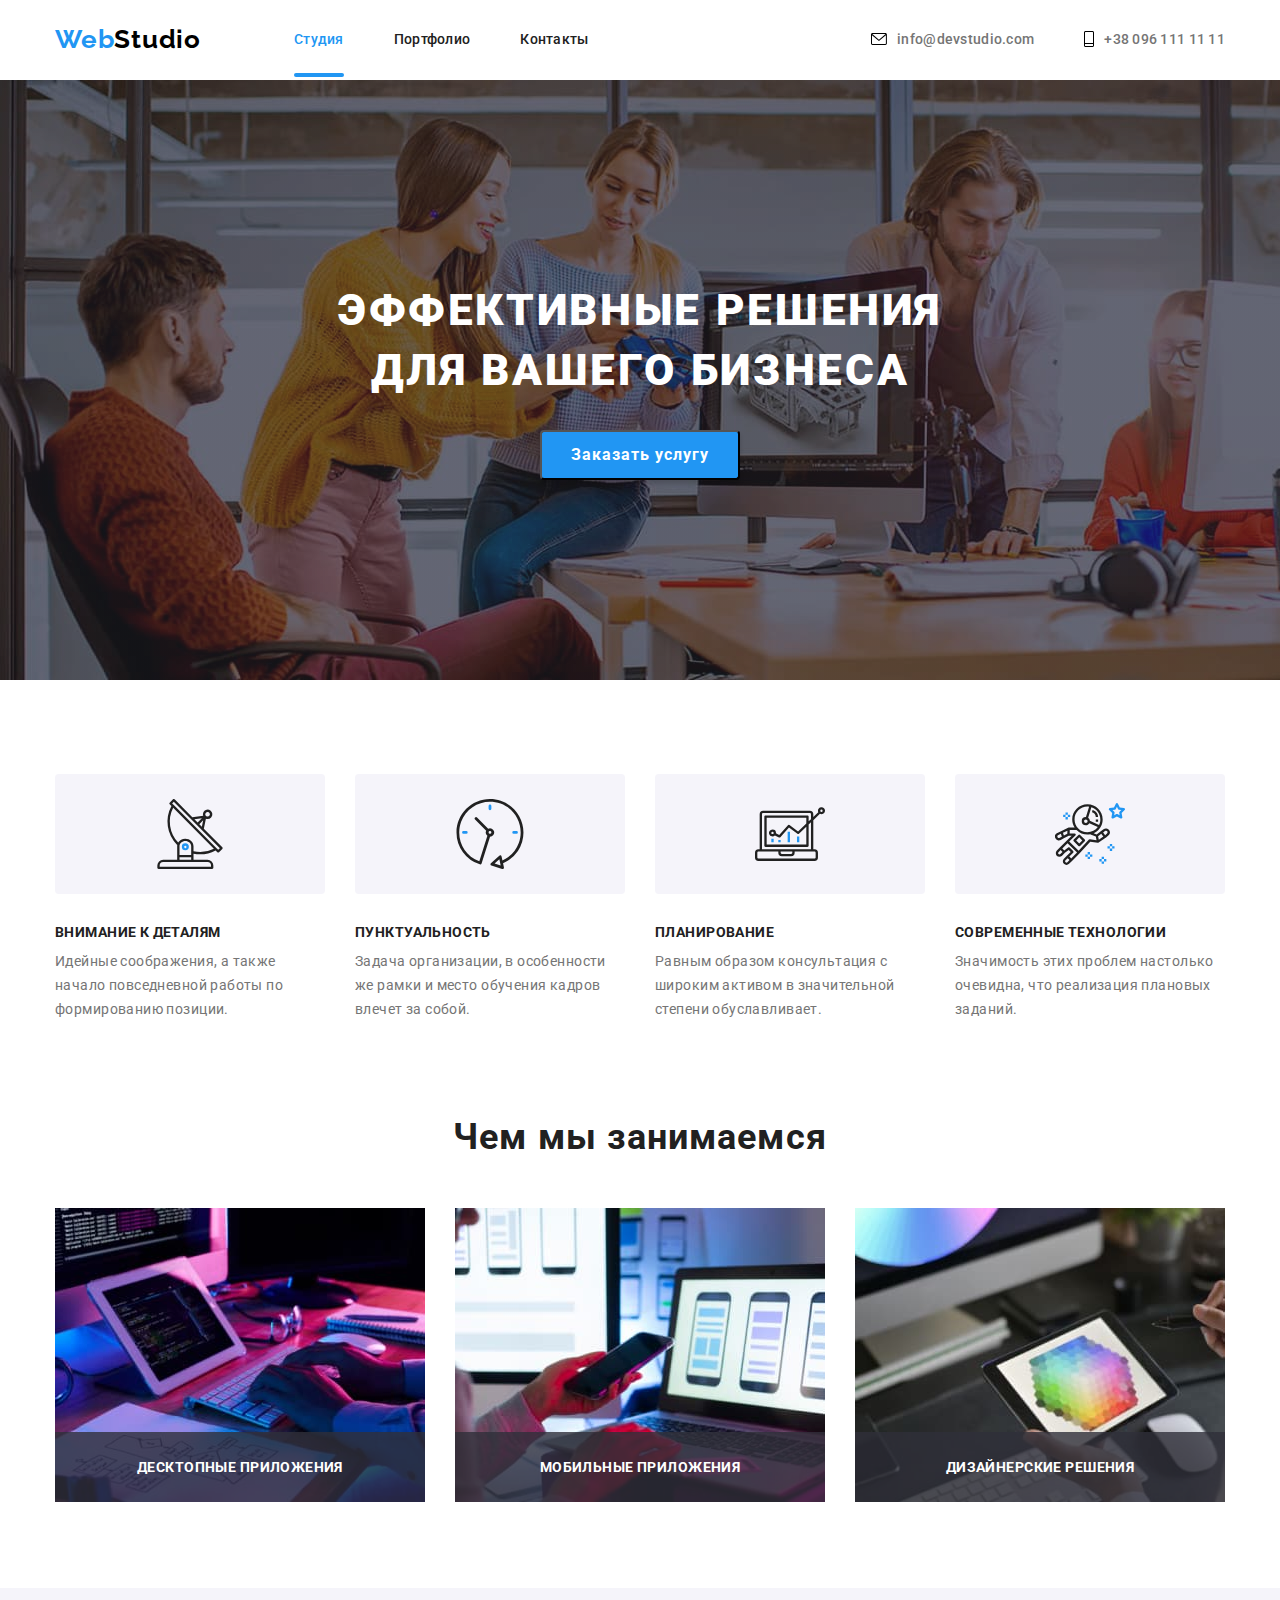
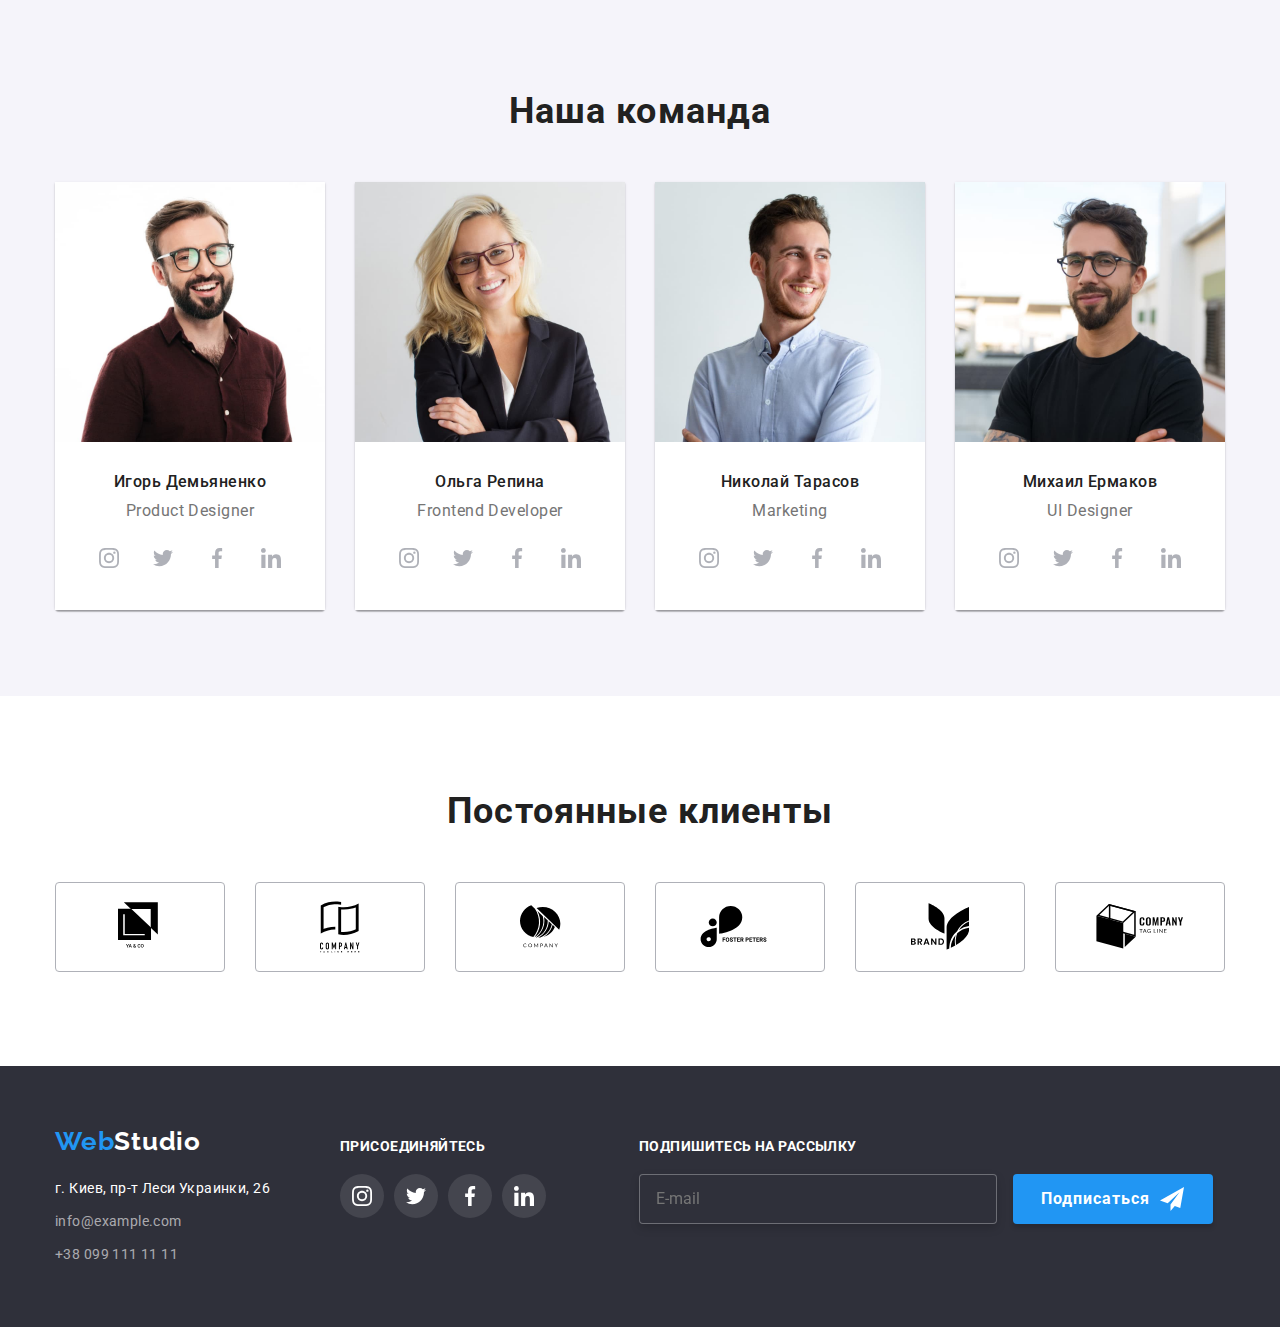
<file: index.html>
<!DOCTYPE html>
<html lang="ru">
<head>
    <meta charset="UTF-8">
    <meta name="viewport" content="width=device-width, initial-scale=1.0">
    <title>WebStudio</title>
    <link href="https://fonts.googleapis.com/css2?family=Raleway:wght@700&family=Roboto:wght@400;500;700;900&display=swap" rel="stylesheet">
    <link rel="stylesheet" href="https://cdnjs.cloudflare.com/ajax/libs/modern-normalize/1.0.0/modern-normalize.css"/>
    <link rel="stylesheet" href="./css/styles.css"/>
</head>
<body>
    <!-- Header -->
    <header class="header">
        <div class="conteiner">
            <nav class="navigation">
                <a class="header-logo link" href="./index.html" aria-label="логотип WebStudio"><span class="logo">Web</span>Studio</a>
                <ul class="navigation-list list">
                    <li class="navigation-list-item">
                        <a class="navigation-list-link link current" href="./index.html">Студия</a>
                    </li>
                    <li class="navigation-list-item">
                        <a class="navigation-list-link link" href="./portfolio.html">Портфолио</a>
                    </li>
                    <li class="navigation-list-item">
                        <a class="navigation-list-link link" href="">Контакты</a>
                    </li>
                </ul>
            </nav>
            <address class="header-address address">
                <ul class="header-address-list list">
                    <li class="header-address-list-item">
                        <a class="header-address-list-link link" href="mailto:info@devstudio.com">
                            <div class="header-adress-link-conteiner">
                                <svg class="header-adress-link-mail-svg svg" width="16" height="12">
                                    <use href="./images/sprite.svg#mail"></use>
                                </svg>
                                info@devstudio.com</div></a>
                    </li>
                    <li class="header-address-list-item">
                        <a class="header-address-list-link link" href="tel:+380961111111">
                            <div  class="header-adress-link-conteiner">
                                <svg class="header-adress-link-phone-svg svg" width="10" height="16">
                                    <use href="./images/sprite.svg#phone"></use>
                                </svg>
                                +38 096 111 11 11</div></a>
                    </li>
                </ul>
            </address>
        </div>
    </header>
    <main>
        <!-- HERO -->
        <section class="hero">
            <div class="conteiner">
                <h1 class="hero-title">Эффективные решения </br> для вашего бизнеса</h1>
                <button class="modal-btn" type="button" data-modal-open>Заказать услугу</button>
            </div>
        </section>
<!-- Advantages -->
        <section class="advantages">
            <div class="conteiner">
                <!-- <h2>Наши преимущества</h2> -->
                <ul class="advantages-list list">
                    <li class="advantages-list-item item-one">
                        <h3 class="advantages-list-title">Внимание к деталям</h3>
                        <p class="advantages-list-about">
                            Идейные соображения, а также начало повседневной работы по формированию позиции.
                        </p>
                    </li>
                    <li class="advantages-list-item item-two">
                        <h3 class="advantages-list-title">Пунктуальность</h3>
                        <p class="advantages-list-about">
                            Задача организации, в особенности же рамки и место обучения кадров влечет за собой.
                        </p>
                    </li>
                    <li class="advantages-list-item item-three">
                        <h3 class="advantages-list-title">Планирование</h3>
                        <p class="advantages-list-about">
                            Равным образом консультация с широким активом в значительной степени обуславливает.
                        </p>
                    </li>
                    <li class="advantages-list-item item-four">
                        <h3 class="advantages-list-title">Современные технологии</h3>
                        <p class="advantages-list-about">
                            Значимость этих проблем настолько очевидна, что реализация плановых заданий.
                        </p>
                    </li>
                </ul>
            </div>
                
        </section>
<!-- Our-work -->
        <section class="our-work">
            <div class="conteiner">
                <h2 class="our-work-title">Чем мы занимаемся</h2>
                <ul class="our-work-list list">
                    <li class="our-work-item">
                        <div class="our-work-item-box">
                            <img class="our-work-img" src="./images/our-work/our-work-1.jpg" alt="разработка для компьютеров" width="370" height="294">
                            <h3 class="our-work-item-title">Десктопные приложения</h3>
                        </div>
                        
                    </li>
                    <li class="our-work-item">
                        <div class="our-work-item-box">
                            <img class="our-work-img" src="./images/our-work/our-work-2.jpg" alt="разработка для мобильных" width="370" height="294">
                            <h3 class="our-work-item-title">Мобильные приложения</h3>
                        </div>
                        
                    </li>
                    <li class="our-work-item">
                        <div class="our-work-item-box">
                            <img class="our-work-img" src="./images/our-work/our-work-3.jpg" alt="разработка для планшетов" width="370" height="294">
                            <h3 class="our-work-item-title">Дизайнерские решения</h3>
                        </div>
                        
                    </li>
                </ul>
            </div>
           

        </section>
<!-- Our-team -->
        <section class="our-team">
            <div class="conteiner">
                <h2 class="our-team-title">Наша команда</h2>
                <ul class="our-team-list list">
                    <li class="our-team-list-item">
                        <img class="our-team-list-img" src="./images/our-team/team-1.jpg" alt="Фото сотрудников" width="270" height="260">
                        <div class="our-team-info">
                            <h4 class="our-team-list-name">Игорь Демьяненко</h4>
                        <p class="our-team-list-position" lang="en">Product Designer</p>
                        <ul class="our-team-social-icon-list list">
                            <li class="our-team-social-icon-item">
                                <a class="our-team-social-icon-link" href="https://www.instagram.com" target="_blank"><svg class="social-icon">
                                    <use href="./images/sprite.svg#instagram"></use>
                                </svg></a>
                            </li>
                            <li class="our-team-social-icon-item">
                                <a class="our-team-social-icon-link" href="https://twitter.com/" target="_blank"><svg class="social-icon">
                                    <use href="./images/sprite.svg#twitter"></use>
                                </svg></a>
                            </li>
                            <li class="our-team-social-icon-item">
                                <a class="our-team-social-icon-link" href="https://facebook.com/" target="_blank"><svg class="social-icon">
                                    <use href="./images/sprite.svg#facebook"></use>
                                </svg></a>
                            </li>
                            <li class="our-team-social-icon-item">
                                <a class="our-team-social-icon-link" href="https://www.linkedin.com/" target="_blank"><svg class="social-icon">
                                    <use href="./images/sprite.svg#linkedin"></use>
                                </svg></a>
                            </li>
                        </ul>
                        </div>
                        
                    </li>
                    <li class="our-team-list-item">
                        <img class="our-team-list-img" src="./images/our-team/team-2.jpg" alt="Фото сотрудников" width="270" height="260">
                        <div class="our-team-info">
                            <h4 class="our-team-list-name">Ольга Репина</h4>
                            <p class="our-team-list-position" lang="en">Frontend Developer</p>
                            <ul class="our-team-social-icon-list list">
                                <li class="our-team-social-icon-item">
                                    <a class="our-team-social-icon-link" href="https://www.instagram.com/" target="_blank"><svg class="social-icon">
                                        <use href="./images/sprite.svg#instagram"></use>
                                    </svg></a>
                                </li>
                                <li class="our-team-social-icon-item">
                                    <a class="our-team-social-icon-link" href="https://twitter.com/" target="_blank"><svg class="social-icon">
                                        <use href="./images/sprite.svg#twitter"></use>
                                    </svg></a>
                                </li>
                                <li class="our-team-social-icon-item">
                                    <a class="our-team-social-icon-link" href="https://facebook.com/" target="_blank"><svg class="social-icon">
                                        <use href="./images/sprite.svg#facebook"></use>
                                    </svg></a>
                                </li>
                                <li class="our-team-social-icon-item">
                                    <a class="our-team-social-icon-link" href="https://www.linkedin.com/" target="_blank"><svg class="social-icon">
                                        <use href="./images/sprite.svg#linkedin"></use>
                                    </svg></a>
                                </li>
                            </ul>
                        </div>
                       
                    </li>
                    <li class="our-team-list-item">
                        <img class="our-team-list-img" src="./images/our-team/team-3.jpg" alt="Фото сотрудников" width="270" height="260">
                        <div class="our-team-info">
                            <h4 class="our-team-list-name">Николай Тарасов</h4>
                            <p class="our-team-list-position" lang="en">Marketing</p>
                            <ul class="our-team-social-icon-list list">
                                <li class="our-team-social-icon-item">
                                    <a class="our-team-social-icon-link" href="https://www.instagram.com/" target="_blank"><svg class="social-icon">
                                        <use href="./images/sprite.svg#instagram"></use>
                                    </svg></a>
                                </li>
                                <li class="our-team-social-icon-item">
                                    <a class="our-team-social-icon-link" href="https://twitter.com/" target="_blank"><svg class="social-icon">
                                        <use href="./images/sprite.svg#twitter"></use>
                                    </svg></a>
                                </li>
                                <li class="our-team-social-icon-item">
                                    <a class="our-team-social-icon-link" href="https://facebook.com/" target="_blank"><svg class="social-icon">
                                        <use href="./images/sprite.svg#facebook"></use>
                                    </svg></a>
                                </li>
                                <li class="our-team-social-icon-item">
                                    <a class="our-team-social-icon-link" href="https://www.linkedin.com/" target="_blank"><svg class="social-icon">
                                        <use href="./images/sprite.svg#linkedin"></use>
                                    </svg></a>
                                </li>
                            </ul>
                        </div>
                   
                    </li>
                    <li class="our-team-list-item">
                        <img class="our-team-list-img" src="./images/our-team/team-4.jpg" alt="Фото сотрудников" width="270" height="260">
                        <div class="our-team-info">
                            <h4 class="our-team-list-name">Михаил Ермаков</h4>
                            <p class="our-team-list-position" lang="en">UI Designer</p>
                            <ul class="our-team-social-icon-list list">
                                <li class="our-team-social-icon-item">
                                    <a class="our-team-social-icon-link" href="https://www.instagram.com/" target="_blank"><svg class="social-icon">
                                        <use href="./images/sprite.svg#instagram"></use>
                                    </svg></a>
                                </li>
                                <li class="our-team-social-icon-item">
                                    <a class="our-team-social-icon-link" href="https://twitter.com/" target="_blank"><svg class="social-icon">
                                        <use href="./images/sprite.svg#twitter"></use>
                                    </svg></a>
                                </li>
                                <li class="our-team-social-icon-item">
                                    <a class="our-team-social-icon-link" href="https://facebook.com/" target="_blank"><svg class="social-icon">
                                        <use href="./images/sprite.svg#facebook"></use>
                                    </svg></a>
                                </li>
                                <li class="our-team-social-icon-item">
                                    <a class="our-team-social-icon-link" href="https://www.linkedin.com/" target="_blank"><svg class="social-icon">
                                        <use href="./images/sprite.svg#linkedin"></use>
                                    </svg></a>
                                </li>
                            </ul>
                        </div>
                       
                    </li>
                </ul>
            </div>
        </section>
        <!-- Client -->
        <section class="client">
            <div class="conteiner">
                <h2 class="client-title">Постоянные клиенты</h2>
                <ul class="client-list list">
                    <li class="client-item">
                        <a class="client-item-link" href="">
                            <svg class="client-item-svg" width="44" height="49">
                                <use href="./images/sprite.svg#client1"></use>
                            </svg>
                        </a>
                    </li>
                    <li class="client-item">
                        <a class="client-item-link" href="">
                            <svg class="client-item-svg" width="40" height="52">
                                <use href="./images/sprite.svg#client2"></use>
                            </svg>
                        </a>
                    </li>
                    <li class="client-item">
                        <a class="client-item-link" href="">
                            <svg class="client-item-svg" width="41" height="43">
                                <use href="./images/sprite.svg#client3"></use>
                            </svg>
                        </a>
                    </li>
                    <li class="client-item">
                        <a class="client-item-link" href="">
                            <svg class="client-item-svg" width="80" height="42">
                                <use href="./images/sprite.svg#client4"></use>
                            </svg>
                        </a>
                    </li>
                    <li class="client-item">
                        <a class="client-item-link" href="">
                            <svg class="client-item-svg" width="58" height="47">
                                <use href="./images/sprite.svg#client5"></use>
                            </svg>
                        </a>
                    </li>
                    <li class="client-item">
                        <a class="client-item-link" href="">
                            <svg class="client-item-svg" width="88" height="45">
                                <use href="./images/sprite.svg#client6"></use>
                            </svg>
                        </a>
                    </li>
                </ul>
            </div>
        </section>
    </main>
    <!-- Footer -->
    <footer class="footer">
        <div class="conteiner">
            <div class="footer-logo-addres">
                <a class="footer-logo link" href="./index.html" aria-label="логотип WebStudio"><span class="logo">Web</span>Studio</a>
                <address class="footer-addres address">
                    <ul class="footer-list list">
                        <li class="footer-list-item">
                            <p class="footer-list-map">г. Киев, пр-т Леси Украинки, 26</p>
                        </li>
                        <li class="footer-list-item">
                            <a class="footer-list-link link" href="mailto:info@example.com">info@example.com</a>
                        </li>
                        <li class="footer-list-item">
                            <a class="footer-list-link link" href="tel:+380991111111">+38 099 111 11 11</a>
                        </li>
                    </ul>
                </address>
            </div>
           
            <div class="footer-social-icon">
                <h3 class="footer-social-icon-title">Присоединяйтесь</h3>
                <ul class="footer-social-icon-list list">
                    <li class="footer-social-icon-item">
                        <a class="footer-social-icon-link" href="https://www.instagram.com/">
                            <svg class="footer-social-icon-svg">
                                <use href="./images/sprite.svg#instagram"></use>
                            </svg>
                        </a>
                    </li>
                    <li class="footer-social-icon-item">
                        <a class="footer-social-icon-link" href="https://twitter.com/">
                            <svg class="footer-social-icon-svg">
                                <use href="./images/sprite.svg#twitter"></use>
                            </svg>
                        </a>
                    </li>
                    <li class="footer-social-icon-item">
                        <a class="footer-social-icon-link" href="https://facebook.com/">
                            <svg class="footer-social-icon-svg">
                                <use href="./images/sprite.svg#facebook"></use>
                            </svg>
                        </a>
                    </li>
                    <li class="footer-social-icon-item">
                        <a class="footer-social-icon-link" href="https://www.linkedin.com/">
                            <svg class="footer-social-icon-svg">
                                <use href="./images/sprite.svg#linkedin"></use>
                            </svg>
                        </a>
                    </li>
                </ul>

            </div>
            <div class="footer-form">
                <h3 class="footer-form-title">Подпишитесь на рассылку</h3>
                <form class="footer-mail-form">
                    <input type="mail" name="e-mail" id="e-mail" class="footer-input" placeholder="E-mail">
                    <button type="submit" class="footer-send-btn"><p class="footer-send-btn-text">Подписаться</p></button>
                   
                </form>



            </div>
        </div>
   
    </footer>
    <div class="backdrop is-hidden" data-modal>
        <div class="modal">
            <button type="button" class="close-btn" data-modal-close>
                <svg class="close-btn-svg" width="18" height="18">
                    <use href="./images/sprite.svg#close-btn"></use>
                </svg>

            </button>
            <h4 class="modal-title">Оставьте свои данные, мы вам перезвоним</h4>
            <form class="modal-form">
                <div class="modal-form-group">
                    <label for="user-name" class="form-label"><p class="modal-form-text">Имя</p></label>
                    <div class="modal-form-group-part">
                        <input type="text" class="form-input" name="user-name" id="user-name"/>
                        <svg class="modal-svg" width="18" height="18"><use xlink:href="./images/sprite.svg#modal-person"></use></svg>
                    </div>
                </div>
                <div class="modal-form-group">
                    <label for="tel" class="form-label"><p class="modal-form-text">Телефон</p></label>
                    <div class="modal-form-group-part">
                        <input type="tel" class="form-input" name="tel" id="tel"/>
                        <svg class="modal-svg" width="18" height="18"><use xlink:href="./images/sprite.svg#modal-phone"></use></svg>
                    </div>

                </div>
                <div class="modal-form-group">
                    <label for="mail" class="form-label"><p class="modal-form-text">Почта</p></label>
                    <div class="modal-form-group-part">
                        <input type="email" class="form-input" name="mail" id="mail"/>
                        <svg class="modal-svg" width="18" height="18"><use xlink:href="./images/sprite.svg#modal-email"></use></svg>
                    </div> 
                        
                </div>
                <div class="modal-form-group">
                    <label for="comment" class="form-label"><p class="modal-form-text">Комментарий</p></label>
                    <textarea class="form-textarea" name="comment" id="comment" placeholder="Введите текст"></textarea>
                </div>
                <div class="modal-checkbox">
                    <label for="policy" class="checkbox-label">
                    <input type="checkbox" class="checkbox visually-hidden" name="policy" id="policy">
                    <span class="policy-click">Соглашаюсь с рассылкой и принимаю</span> <a href="" class="form-policy">Условия договора</a>
                    </label>
                </div>
                <div class="modal-form-btn">
                <button type="submit" class="modal-form-btn-send">Отправить</button>
            </div>
            </form>

      
    </div>
    <script src="./js/modal.js"></script>   
</body>
</html>
</file>
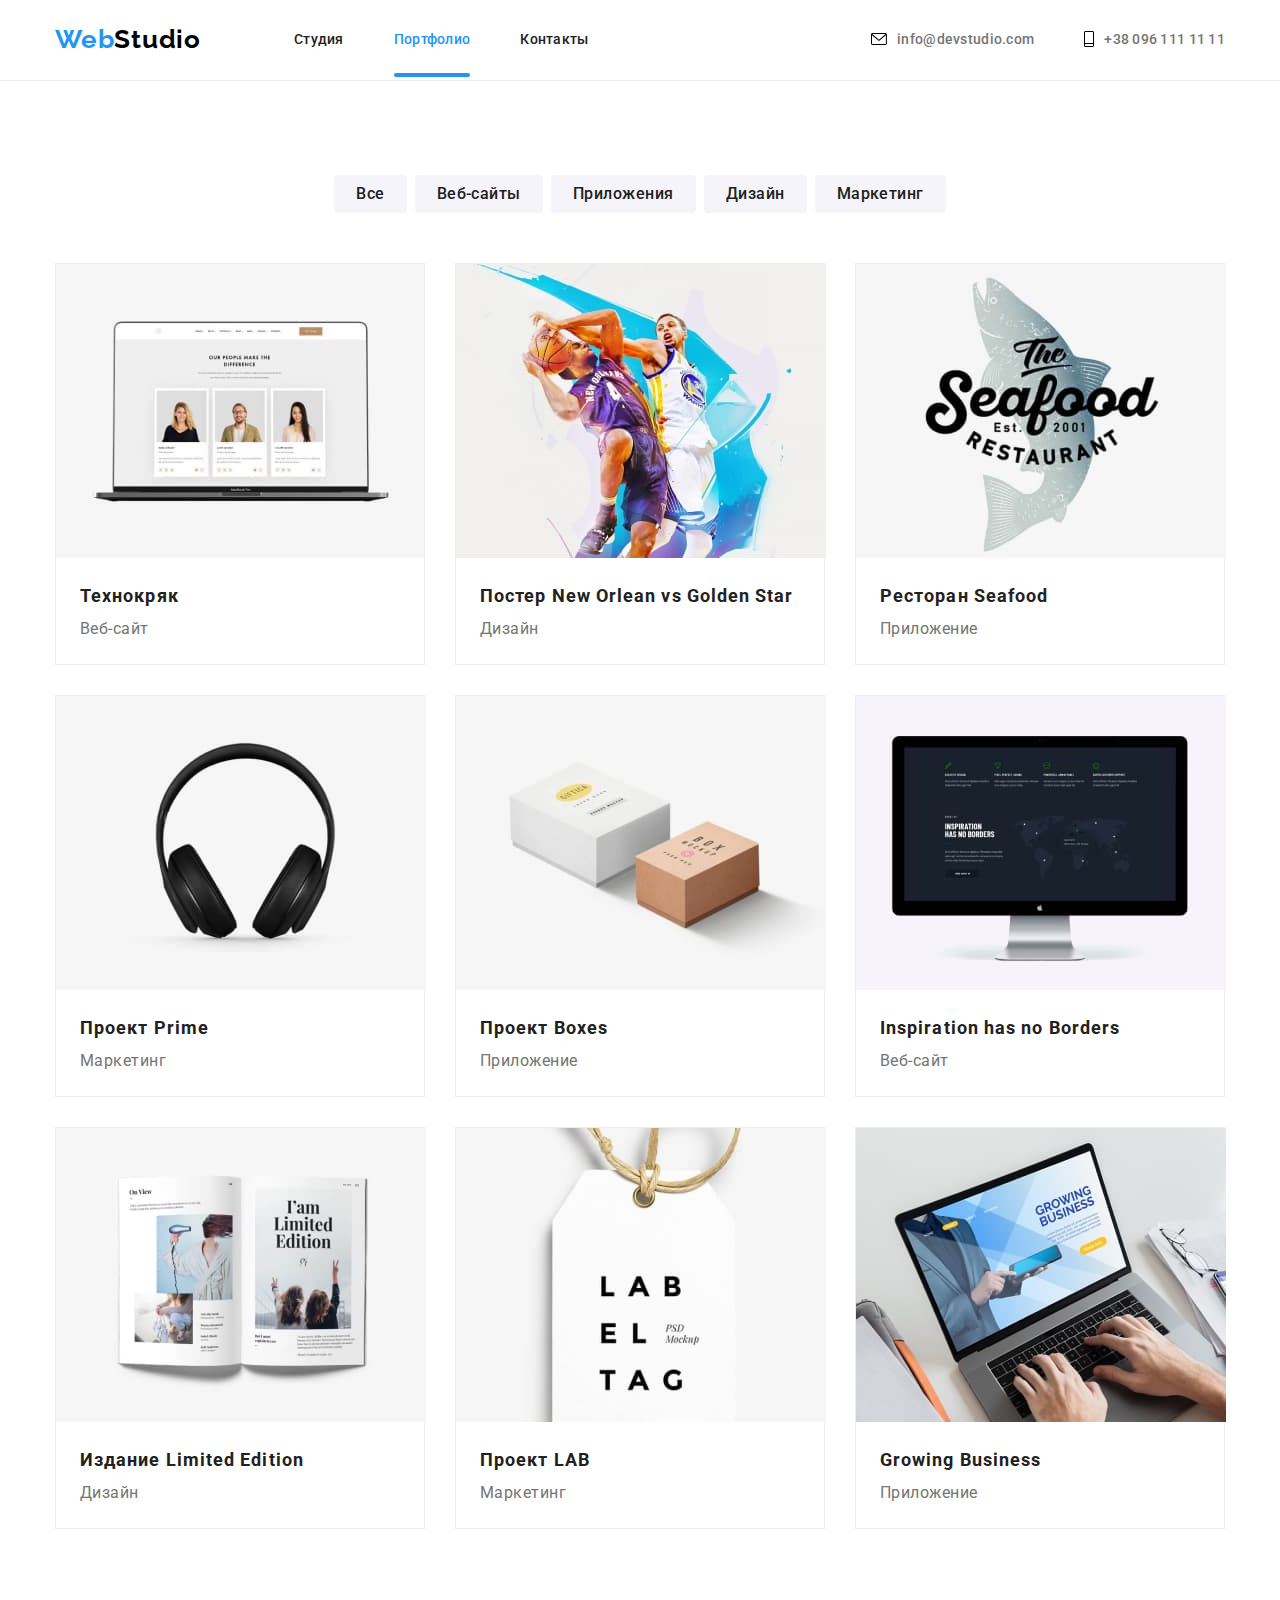
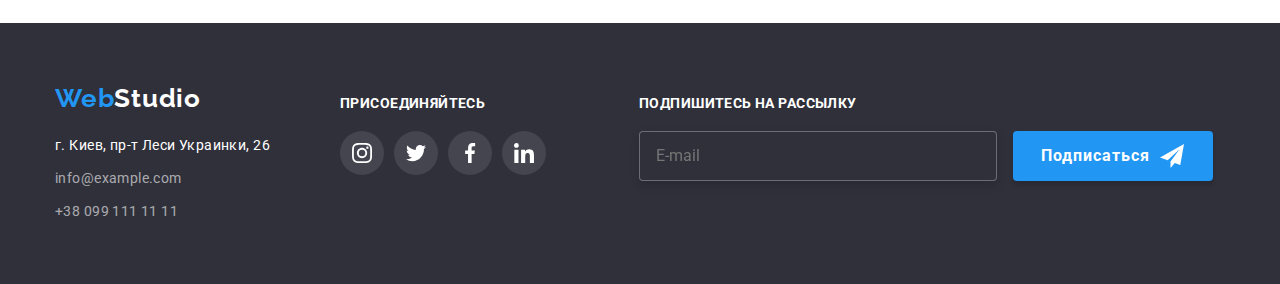
<file: portfolio.html>
<!DOCTYPE html>
<html lang="ru">
    <head>
        <meta charset="UTF-8">
    <meta name="viewport" content="width=device-width, initial-scale=1.0">
    <title>WebStudio</title>
    <link href="https://fonts.googleapis.com/css2?family=Raleway:wght@700&family=Roboto:wght@400;500;700;900&display=swap" rel="stylesheet">
    <link rel="stylesheet" href="https://cdnjs.cloudflare.com/ajax/libs/modern-normalize/1.0.0/modern-normalize.css"/>
    <link rel="stylesheet" href="./css/styles.css"/>
    </head>
<body>
    <!-- header -->
    <header class="header">
        <div class="conteiner">
            <nav class="navigation">
                <a class="header-logo link" href="./index.html" aria-label="логотип WebStudio"><span class="logo">Web</span>Studio</a>
                <ul class="navigation-list list">
                    <li class="navigation-list-item">
                        <a class="navigation-list-link link" href="./index.html">Студия</a>
                    </li>
                    <li class="navigation-list-item">
                        <a class="navigation-list-link link current" href="./portfolio.html">Портфолио</a>
                    </li>
                    <li class="navigation-list-item">
                        <a class="navigation-list-link link" href="">Контакты</a>
                    </li>
                </ul>
            </nav>
            <address class="header-address address">
                <ul class="header-address-list list">
                    <li class="header-address-list-item">
                        <a class="header-address-list-link link" href="mailto:info@devstudio.com">
                            <div class="header-adress-link-conteiner">
                                <svg class="header-adress-link-mail-svg svg" width="16" height="12">
                                    <use href="./images/sprite.svg#mail"></use>
                                </svg>
                                info@devstudio.com</div></a>
                    </li>
                    <li class="header-address-list-item">
                        <a class="header-address-list-link link" href="tel:+380961111111">
                            <div  class="header-adress-link-conteiner">
                                <svg class="header-adress-link-phone-svg svg" width="10" height="16">
                                    <use href="./images/sprite.svg#phone"></use>
                                </svg>
                                +38 096 111 11 11</div></a>
                    </li>
                </ul>
            </address>
        </div>
    </header>
    <main>
        <!-- Portfolio -->
        <section class="portfolio">
            <div class="conteiner">
                <ul class="portfolio-navigation list">
                    <li class="portfolio-navigation-item">
                        <button class="portfolio-btn" type="button">
                            Все
                        </button>
                    </li>
                    <li class="portfolio-navigation-item">
                        <button class="portfolio-btn" type="button">
                            Веб-сайты
                        </button>
                    </li>
                    <li class="portfolio-navigation-item">
                        <button class="portfolio-btn" type="button">
                            Приложения
                        </button>
                    </li>
                    <li class="portfolio-navigation-item">
                        <button class="portfolio-btn" type="button">
                            Дизайн
                        </button>
                    </li>
                    <li class="portfolio-navigation-item">
                        <button class="portfolio-btn" type="button">
                            Маркетинг
                        </button>
                    </li>
                </ul>
                <ul class="portfolio-list list">
                    <li class="portfolio-list-item tehno">
                        <a class="portfolio-list-link link" href="">
                            <div class="portfolio-overlay">
                                <img class="portfolio-list-img" src="./images/portfolio/portfolio-1.jpg" alt="Ноутбук">
                                <p class="portfolio-overlay-text">Технокряк это современная площадка распространения коронавируса. Компании используют эту платформу для цифрового шпионажа и атак на защищённые сервера конкурентов.</p>
                            </div>
                            
                            <div class="portfolio-list-info">
                                <h3 class="portfolio-list-name">Технокряк</h3>
                                <p class="portfolio-list-work">Веб-сайт</p>
                            </div>
                            
                        </a>
                    </li>
                    <li class="portfolio-list-item">
                        <a class="portfolio-list-link link" href="">
                            <img class="portfolio-list-img" src="./images/portfolio/portfolio-2.jpg" alt="два баскетболиста">
                            <div class="portfolio-list-info">
                                <h3 class="portfolio-list-name">Постер New Orlean vs Golden Star</h3>
                                <p class="portfolio-list-work">Дизайн</p>
                            </div>
                           
                        </a>
                    </li>
                    <li class="portfolio-list-item">
                        <a class="portfolio-list-link link" href="">
                            <img class="portfolio-list-img" src="./images/portfolio/portfolio-3.jpg" alt="рыба с названием ресторана">
                            <div class="portfolio-list-info">
                                <h3 class="portfolio-list-name">Ресторан Seafood</h3>
                                <p class="portfolio-list-work">Приложение</p>
                            </div>
                            
                        </a>
                    </li>
                    <li class="portfolio-list-item">
                        <a class="portfolio-list-link link" href="">
                            <img class="portfolio-list-img" src="./images/portfolio/portfolio-4.jpg" alt="наушники">
                            <div class="portfolio-list-info">
                                <h3 class="portfolio-list-name">Проект Prime</h3>
                                <p class="portfolio-list-work">Маркетинг</p>
                            </div>
                            
                        </a>
                    </li>
                    <li class="portfolio-list-item">
                        <a class="portfolio-list-link link" href="">
                            <img class="portfolio-list-img" src="./images/portfolio/portfolio-5.jpg" alt="две коробочки">
                            <div class="portfolio-list-info">
                                <h3 class="portfolio-list-name">Проект Boxes</h3>
                                <p class="portfolio-list-work">Приложение</p>
                            </div>
                            
                        </a>
                    </li>
                    <li class="portfolio-list-item">
                        <a class="portfolio-list-link link" href="">
                            <img class="portfolio-list-img" src="./images/portfolio/portfolio-6.jpg" alt="монитор">
                            <div class="portfolio-list-info">
                                <h3 class="portfolio-list-name">Inspiration has no Borders</h3>
                                <p class="portfolio-list-work">Веб-сайт</p>
                            </div>
                           
                        </a>
                    </li>
                    <li class="portfolio-list-item">
                        <a class="portfolio-list-link link" href="">
                            <img class="portfolio-list-img" src="./images/portfolio/portfolio-7.jpg" alt="книга">
                            <div class="portfolio-list-info">
                                <h3 class="portfolio-list-name">Издание Limited Edition</h3>
                                <p class="portfolio-list-work">Дизайн</p>
                            </div>
                            
                        </a>
                    </li>
                    <li class="portfolio-list-item">
                        <a class="portfolio-list-link link" href="">
                            <img class="portfolio-list-img" src="./images/portfolio/portfolio-8.jpg" alt="подвеска с надписью">
                            <div class="portfolio-list-info">
                                <h3 class="portfolio-list-name">Проект LAB</h3>
                                <p class="portfolio-list-work">Маркетинг</p>
                            </div>
                            
                        </a>
                    </li>
                    <li class="portfolio-list-item">
                        <a class="portfolio-list-link link" href="">
                            <img class="portfolio-list-img" src="./images/portfolio/portfolio-9.jpg" alt="пользователь работает за ноутбуком">
                            <div class="portfolio-list-info">
                                <h3 class="portfolio-list-name">Growing Business</h3>
                                <p class="portfolio-list-work">Приложение</p>
                            </div>
              
                        </a>
                    </li>
                </ul>
    
    
            </div>
           
        </section>
    </main>
    <!-- footer -->
    <footer class="footer">
        <div class="conteiner">
            <div class="footer-logo-addres">
                <a class="footer-logo link" href="./index.html" aria-label="логотип WebStudio"><span class="logo">Web</span>Studio</a>
                <address class="footer-addres address">
                    <ul class="footer-list list">
                        <li class="footer-list-item">
                            <p class="footer-list-map">г. Киев, пр-т Леси Украинки, 26</p>
                        </li>
                        <li class="footer-list-item">
                            <a class="footer-list-link link" href="mailto:info@example.com">info@example.com</a>
                        </li>
                        <li class="footer-list-item">
                            <a class="footer-list-link link" href="tel:+380991111111">+38 099 111 11 11</a>
                        </li>
                    </ul>
                </address>
            </div>
           
            <div class="footer-social-icon">
                <h3 class="footer-social-icon-title">Присоединяйтесь</h3>
                <ul class="footer-social-icon-list list">
                    <li class="footer-social-icon-item">
                        <a class="footer-social-icon-link" href="https://www.instagram.com/">
                            <svg class="footer-social-icon-svg">
                                <use href="./images/sprite.svg#instagram"></use>
                            </svg>
                        </a>
                    </li>
                    <li class="footer-social-icon-item">
                        <a class="footer-social-icon-link" href="https://twitter.com/">
                            <svg class="footer-social-icon-svg">
                                <use href="./images/sprite.svg#twitter"></use>
                            </svg>
                        </a>
                    </li>
                    <li class="footer-social-icon-item">
                        <a class="footer-social-icon-link" href="https://facebook.com/">
                            <svg class="footer-social-icon-svg">
                                <use href="./images/sprite.svg#facebook"></use>
                            </svg>
                        </a>
                    </li>
                    <li class="footer-social-icon-item">
                        <a class="footer-social-icon-link" href="https://www.linkedin.com/">
                            <svg class="footer-social-icon-svg">
                                <use href="./images/sprite.svg#linkedin"></use>
                            </svg>
                        </a>
                    </li>
                </ul>

            </div>
            <div class="footer-form">
                <h3 class="footer-form-title">Подпишитесь на рассылку</h3>
                <form class="footer-mail-form">
                    <input type="mail" name="e-mail" id="e-mail" class="footer-input" placeholder="E-mail">
                    <button type="submit" class="footer-send-btn"><p class="footer-send-btn-text">Подписаться</p></button>
                   
                </form>



            </div>
        </div>
   
    </footer>
    
</body>
</html>
</file>
<file: css/styles.css>
*,
*::before,
*::after{
    margin:0;
    padding:0;
}
:root{
    --primary-text-color: #757575;
    --title-text-color: #212121;
    --accent-color: #2196F3;
    --main-font: "Roboto";
    --logo-font: "Raleway";
}
img{
    display: block;
}
body{
    font-family: var(--main-font), sans-serif;
    font-style: normal;
}
.link{
    text-decoration: none;
}
.list{
    list-style: none;
}
.address{
    font-style: normal;
}
.conteiner{
    width: 1200px;
    padding: 0px 15px;
    margin:0 auto;
}
/* <!------- Header ------> */
.header{
    padding-top: 24px;
    padding-bottom: 25px;
}
.header .conteiner{
    display: flex;
    align-items: center;
}
.navigation{
    display: flex;
    align-items: center;
}
.navigation-list{
    display: flex;
}
.header-logo{
font-family: var(--logo-font);
font-weight: 700;
font-size: 26px;
line-height: 1.192;
letter-spacing: 0.03em;
color: #000000;

margin-right: 93px;
}
.logo{
    color: var(--accent-color);
}
.navigation-list-item:not(:last-child){
    margin-right: 50px;
}
.navigation-list-link{
position: relative;
font-weight: 500;
font-size: 14px;
line-height: 1.143;
letter-spacing: 0.02em;
color: var(--title-text-color);
transition-property: color;
transition-duration: 250ms;
transition-timing-function: cubic-bezier (0.4, 0, 0.2, 1);
}
.navigation-list-link:hover,
.navigation-list-link:focus,
.header-address-list-link:hover,
.header-address-list-link:focus{
    color: var(--accent-color);
}
.header-address-list-link:hover .svg,
.header-address-list-link:focus .svg{
    fill: var(--accent-color);
}
.current{
    color: var(--accent-color);
}
.current::after{
    display: block;
    position: absolute;
    bottom: -30px;
    content: "";
    width: 100%;
    height: 4px;
    background-color: var(--accent-color);
    border-radius: 2px
}
.header-address{
    margin-left: auto;
}
.header-address-list{
    display: flex;
}
.header-address-list-item:not(:last-child){
margin-right: 50px;
}
.header-adress-link-conteiner{
    display: flex;
    align-items: center;
}
.header-address-list-link{
font-weight: 500;
font-size: 14px;
line-height: 1.143;
letter-spacing: 0.02em;
color: var(--primary-text-color);
transition-property: color;
transition-duration: 250ms;
transition-timing-function: cubic-bezier (0.4, 0, 0.2, 1);
}
.svg{
    margin-right: 10px;
    transition-property: fill;
    transition-duration: 250ms;
    transition-timing-function: cubic-bezier (0.4, 0, 0.2, 1);
}
/* <!------- End Header ------>  */
/* <!------- Hero ------>  */
.hero{
    background-color: #2F303A;
    background-image: linear-gradient(rgba(47, 48, 58, 0.4),rgba(47, 48, 58, 0.4)),url(../images/hero/bg.jpg);
    padding: 200px 0px;

}
.hero .conteiner{
    display: flex;
    flex-direction: column;
}
.hero-title{
font-weight: 900;
font-size: 44px;
line-height: 1.364;
text-align: center;
letter-spacing: 0.06em;
text-transform: uppercase;
color: #ffffff ;
}
.modal-btn{
padding: 8px 28px;
margin-top: 30px;

font-family: var(--main-font);
font-style: normal;
font-weight: 700;
font-size: 16px;
line-height: 1.875;
align-self: center;
text-align: center;
letter-spacing: 0.06em;
color: #ffffff;

min-width: 200px;
height: 50px;
background-color: var(--accent-color);

box-shadow: 0px 4px 4px rgba(0, 0, 0, 0.15);
border-radius: 4px;
}
/* <!-------End Hero ------>  */
/* <!------- Advantages ------>  */
.advantages{
    padding:94px 0;
}
.advantages-list{
    display: flex;
}
.advantages-list-item{
    width: 270px;
}
.advantages-list-item:not(:last-child){
margin-right: 30px;
}
.advantages-list-item::before{
    content:"";
    display: block;
    width: 100%;
    height: 120px;
    background-repeat: no-repeat;
    background-position: center;
    background-color: #F5F4FA;
    border-radius: 4px;
    margin-bottom: 30px;
}
.item-one::before{
    background-image: url(../images/advantages/advantages1.svg);
}
.item-two::before{
    background-image: url(../images/advantages/advantages2.svg);
}
.item-three::before{
    background-image: url(../images/advantages/advantages3.svg);
}
.item-four::before{
    background-image: url(../images/advantages/advantages4.svg);
}
.advantages-list-title{
font-weight: 700;
font-size: 14px;
line-height: 1.143;
letter-spacing: 0.03em;
text-transform: uppercase;
color: var(--title-text-color);
}
.advantages-list-about{
margin-top: 10px;
font-weight: 400;
font-size: 14px;
line-height: 1.714;
letter-spacing: 0.03em;
color: var(--primary-text-color);

}
/* <!------- End Advantages ------>  */

/* <!------- Our-work ------>  */
.our-work{
    padding-bottom: 86px;
}
.our-work-title{
font-weight: 700;
font-size: 36px;
line-height: 1.167;
text-align: center;
letter-spacing: 0.03em;
color: var(--title-text-color);

margin-bottom: 50px;
}
.our-work-list{
    display: flex;
}
.our-work-item:not(:last-child){
margin-right: 30px;
}
.our-work-item-box{
    position: relative;
}
.our-work-item-title{
position: absolute;
left: 0px;
bottom: 0px;
width: 100%;
font-weight: 700;
font-size: 14px;
line-height: 1.143;
text-align: center;
letter-spacing: 0.03em;
text-transform: uppercase;
padding: 27px 0px;
background-color: rgba(47, 48, 58, 0.8);
color: #fff;
}
/* <!------- End Our-work ------>  */
/* <!------- Our-team ------>  */
.our-team{
    padding-bottom: 86px;
    padding-top: 102px;
    background-color: #F5F4FA;
}
.our-team-title{
font-weight: 700;
font-size: 36px;
line-height: 1.167;
text-align: center;
letter-spacing: 0.03em;
color: var(--title-text-color);

margin-bottom: 50px;
}
.our-team-list{
    display: flex;
}
.our-team-list-item{
box-shadow: 0px 1px 3px rgba(0, 0, 0, 0.12), 0px 1px 1px rgba(0, 0, 0, 0.14), 0px 2px 1px rgba(0, 0, 0, 0.2);
border-radius: 0px 0px 4px 4px;
    
}
.our-team-list-item:not(:last-child){
    margin-right: 30px;
}
.our-team-info{
    padding: 30px 32px;
    background-color: #fff;
}
.our-team-list-name{
font-weight: 500;
font-size: 16px;
line-height: 1.188;
text-align: center;
letter-spacing: 0.03em;

color: var(--title-text-color);

margin-bottom: 10px;

}
.our-team-list-position{
font-weight: 400;
font-size: 16px;
line-height: 1.188;
text-align: center;
letter-spacing: 0.03em;
margin-bottom: 16px;

color: var(--primary-text-color);

}
.our-team-social-icon-link{
    display: flex;
    justify-content: center;
    align-items: center;
    width: 44px;
    height:44px;
    border-radius: 50%;
    transition-property: background-color;
    transition-duration: 250ms;
    transition-timing-function: cubic-bezier (0.4, 0, 0.2, 1);
   
}
.our-team-social-icon-list{
    display: flex;
    justify-content: space-between;
}
  .social-icon{
      width: 20px;
      height: 20px;
      fill: #AFB1B8;
      transition-property: fill;
      transition-duration: 250ms;
      transition-timing-function: cubic-bezier (0.4, 0, 0.2, 1);
  }
  .our-team-social-icon-link:hover,
  .our-team-social-icon-link:focus{
      background-color: var(--accent-color);
  }
  .our-team-social-icon-link:hover .social-icon,
  .our-team-social-icon-link:focus .social-icon{
      fill: #fff;
  }

 /* <!------- End Our-team ------>  */

  /* <!------- Client ------>  */
.client{
    padding: 94px 0px;
}
.client-title{
font-weight: 700;
font-size: 36px;
line-height: 1.167;
text-align: center;
letter-spacing: 0.03em;
margin-bottom: 50px;
color: var(--title-text-color);

}
.client-list{
    display:flex;
    justify-content: space-between;
}
.client-item-link{
    display: flex;
    justify-content: center;
    align-items: center;
    border: 1px solid #AFB1B8;
    border-radius: 4px;
    width: 170px;
    height: 90px;
    transition-property: border;
    transition-duration: 250ms;
    transition-timing-function: cubic-bezier (0.4, 0, 0.2, 1);
}
.client-item-svg{
    transition-property: fill;
    transition-duration: 250ms;
    transition-timing-function: cubic-bezier (0.4, 0, 0.2, 1);
}
.client-item-link:hover,
.client-item-link:focus{
    border: 1px solid var(--accent-color);
}
.client-item-link:hover .client-item-svg,
.client-item-link:focus .client-item-svg{
fill: var(--accent-color);
}

  /* <!------- End Client ------>  */
  /* <!------- Portfolio ------>  */
  .portfolio{
      padding: 94px 0px;
      border-top: 1px solid #ECECEC;
      /* background-color: #E5E5E5;; */
  }
  .portfolio-navigation{
      display:flex;
      justify-content: center;
      margin-bottom: 50px;
  }
  .portfolio-navigation-item:not(:last-child){
      margin-right: 8px;

  }
 .portfolio-btn{
    padding: 6px 22px;
    font-family: Roboto;
    font-style: normal;
    font-weight: 500;
    font-size: 16px;
    line-height: 1.625;
    text-align: center;
    letter-spacing: 0.03em;
    color: var(--title-text-color);

    /* min-width: 145px;
    height: 38px; */
    background-color: #F5F4FA;
    border-radius: 4px;
    border: none;
    transition-property: color, background-color;
    transition-duration: 250ms;
    transition-timing-function: cubic-bezier (0.4, 0, 0.2, 1);
 }
 .portfolio-btn:hover,
 .portfolio-btn:focus{
     color: #ffffff;
     background-color: var(--accent-color);

 }
 .portfolio-list{
     display: flex;
     flex-wrap: wrap;
 }
 .portfolio-list-item{
     width: 370px;
     background-color: #FFFFFF;
    border: 1px solid #EEEEEE;
    box-sizing: border-box;
    transition-property: box-shadow;
    transition-duration: 250ms;
    transition-timing-function: cubic-bezier (0.4, 0, 0.2, 1);
 }
 .portfolio-list-item:hover{
    box-shadow: 0px 1px 1px rgba(0, 0, 0, 0.12), 0px 4px 4px rgba(0, 0, 0, 0.06), 1px 4px 6px rgba(0, 0, 0, 0.16);
 }
 .portfolio-list-item:nth-child(-n+6){
     margin-bottom: 30px;
 }
 .portfolio-list-item:not(:nth-child(3n)){
     margin-right: 30px;
 }
 .portfolio-overlay{
     position: relative;
     overflow: hidden;
 }
 .portfolio-overlay-text{
     position: absolute;
     left: 0px;
     top: 0px;
     padding: 63px 24px;
     width: 100%;
     height: 100%;
     background-color: rgba(33, 150, 243, 0.9);

    
     font-weight: 400;
     font-size: 18px;
     line-height: 1.556;
     letter-spacing: 0.03em;
     color: #FFFFFF;

     transition-property: transform;
     transition-duration: 250ms;
     transition-timing-function: cubic-bezier (0.4, 0, 0.2, 1);
     transform: translateY(100%);
    }
    .tehno:hover .portfolio-overlay-text{
      
        transform: translateY(0);
    }

 .portfolio-list-info{
     width: 100%;
     padding: 20px 24px;
 }
 .portfolio-list-name{
    font-weight: 700;
    font-size: 18px;
    line-height: 2;
    letter-spacing: 0.06em;
    color: var(--title-text-color);
 }
 .portfolio-list-work{
    font-weight: 400;
    font-size: 16px;
    line-height: 1.875;
    letter-spacing: 0.03em;
    color: var(--primary-text-color);
      
 }
   /* <!------- End Portfolio ------>  */
 /* <!------- Footer ------>  */
 .footer{
     background-color: #2F303A;
     padding: 60px 0px;
 }
.footer .conteiner{
    display: flex;
}
.footer-logo{
font-family: var(--logo-font);
font-style: normal;
font-weight: 700;
font-size: 26px;
line-height: 1.192;
letter-spacing: 0.03em;
color: white;
}
.footer-list{
    display: flex;
    flex-direction: column;
    margin-top:20px
}
.footer-list-item:not(:last-child){
margin-bottom: 9px;
}
.footer-list-map{
font-weight: 400;
font-size: 14px;
line-height: 1.714;
letter-spacing: 0.03em;
color:#ffffff;

}
.footer-list-link{
font-weight: 400;
font-size: 14px;
line-height: 1.714;
letter-spacing: 0.03em;
color: rgba(255, 255, 255, 0.6);

}
.footer-social-icon{
    margin-top: 12px;
    margin-left: 70px;
}
.footer-social-icon-list{
    display: flex;
}
.footer-social-icon-title{
font-weight: 700;
font-size: 14px;
line-height: 1.143;
letter-spacing: 0.03em;
text-transform: uppercase;

color: #FFFFFF;
margin-bottom: 20px;
}
.footer-social-icon-link{
    display: flex;
    justify-content: center;
    align-items: center;
    width: 44px;
    height: 44px;
    border-radius: 50%;
    background-color: rgba(255, 255, 255, 0.1);
    transition-property: background-color;
    transition-duration: 250ms;
    transition-timing-function: cubic-bezier (0.4, 0, 0.2, 1);
}
.footer-social-icon-item:not(:last-child){
    margin-right: 10px;
}
.footer-social-icon-svg{
    width: 20px;
    height: 20px;
    fill: #fff;
}
.footer-social-icon-link:hover,
.footer-social-icon-link:focus{
    background-color:var(--accent-color);

}
.footer-form{
    margin-top: 12px;
    margin-left: 93px;
}
.footer-form-title{
font-weight: 700;
font-size: 14px;
line-height: 1.143;
letter-spacing: 0.03em;
text-transform: uppercase;
color: #FFFFFF;
margin-bottom: 20px;
}
.footer-input{
    width: 358px;
    height: 50px;
    border-radius: 4px;
    border: 1px solid rgba(255, 255, 255, 0.3);
    filter: drop-shadow(0px 4px 4px rgba(0, 0, 0, 0.15));
    color:#ffffff;
    background-color: #2F303A;
    padding-left: 16px;

}
.footer-send-btn{
width: 200px;
height: 50px;
background-color: var(--accent-color);
box-shadow: 0px 4px 4px rgba(0, 0, 0, 0.15);
border-radius: 4px;
padding: 10px 28px;
margin-left: 12px;
border:0;
}
.footer-send-btn-text{
font-family: Roboto;
font-style: normal;
font-weight: 700;
font-size: 16px;
line-height: 1.875;

display: flex;
align-items: center;
text-align: center;
letter-spacing: 0.06em;

color: #FFFFFF;
}

.footer-send-btn-text::after{
    content: url(../images/footer/footer-send.svg);
    width: 24px;
    height: 24px;
    padding-left: 10px; 
    /* padding-top: 13px; */
    /* padding-bottom: 13px; */
    background-position: center;
}

 /* <!------- End Footer ------>  */
 /* <!------- Modal ------>  */
 .backdrop{
     position:fixed;
     width: 100%;
     height: 100%;
     background-color: rgba(0, 0, 0, 0.2);
     top: 0;
     left: 0;
     transition-property: all;
    transition-duration: 250ms;
    transition-timing-function: cubic-bezier (0.4, 0, 0.2, 1);
 }
 .modal{
     position: absolute;
     top: 50%;
     left: 50%;
     transform: translate(-50%,-50%);
     width: 528px;
     height: 581px;
     padding: 40px;
     background-color: #FFFFFF;
    box-shadow: 0px 1px 3px rgba(0, 0, 0, 0.12), 0px 1px 1px rgba(0, 0, 0, 0.14), 0px 2px 1px rgba(0, 0, 0, 0.2);
    border-radius: 4px;

 }
 .close-btn{
     position: absolute;
     top: 8px;
     right: 8px;
    display: flex;
    justify-content: center;
    align-items: center;
    width: 30px;
    height: 30px;
      
    background: #FFFFFF;
    border: 1px solid rgba(0, 0, 0, 0.1);
    border-radius: 50%;

    transition-property: fill;
    transition-duration: 250ms;
    transition-timing-function: cubic-bezier (0.4, 0, 0.2, 1);
 }
 .close-btn:hover,
 .close-btn:focus{
    fill: var(--accent-color);
 }
 .is-hidden{
     opacity: 0;
     visibility: hidden;
     pointer-events: none;
 }


.modal-title{
font-family: Roboto;
font-style: normal;
font-weight: 700;
font-size: 20px;
line-height: 1.15;
text-align: center;
letter-spacing: 0.03em;
margin-bottom: 12px;

color: var(--title-text-color);
}
.modal-form-text{

font-family: Roboto;
font-style: normal;
font-weight: 400;
font-size: 12px;
line-height: 1.167;
letter-spacing: 0.01em;
margin-bottom: 4px;

color: var(--primary-text-color);
}
.form-input{
    padding: 11px 12px;
    padding-left: 42px;
    width:100%;
    border: 1px solid rgba(33, 33, 33, 0.2);
    border-radius: 4px;
}
.form-textarea{
    resize: none;
    width:100%;
    height: 120px;
    padding: 12px 16px;
    border: 1px solid rgba(33, 33, 33, 0.2);
    border-radius: 4px;
}
.form-input, .form-textarea{
    transition-property: outline-color;
    transition-duration: 250ms;
    transition-timing-function: cubic-bezier (0.4, 0, 0.2, 1);
    }
.form-input:focus, 
.form-textarea:focus{
        outline-color: var(--accent-color);
    }
.form-input:focus +.modal-svg{
        fill: var(--accent-color);
    }

.form-textarea::placeholder{
font-family: Roboto;
font-style: normal;
font-weight: 400;
font-size: 14px;
line-height: 1.142;
letter-spacing: 0.01em;

color: rgba(117, 117, 117, 0.5);

}
.modal-form-group{
    display: flex;
    flex-direction: column;
}
.modal-form-group:not(:last-child){
    margin-bottom: 10px;
}
.modal-form-group:last-child{
    margin-bottom: 20px;
}
.modal-form-group-part{
    position: relative;
}
.modal-svg{
    position: absolute;
    left: 12px;
    top: 11px;

    transition-property: fill;
    transition-duration: 250ms;
    transition-timing-function: cubic-bezier (0.4, 0, 0.2, 1);
}
.modal-checkbox{
    white-space: nowrap;
}
.policy-click{
    
    font-family: Roboto;
    font-style: normal;
    font-weight: 400;
    font-size: 14px;
    line-height: 1.714;
    
    letter-spacing: 0.03em;
    
    color: var(--primary-text-color);
    }
.form-policy{
font-family: Roboto;
font-style: normal;
font-weight: 400;
font-size: 14px;
line-height: 1.714;
letter-spacing: 0.03em;
color: var(--accent-color);

}
    .visually-hidden{
        position: absolute;
        clip: rect(1px 1px 1px 1px);
        clip: rect(1px 1px 1px 1px);
        padding: 0;
        border: 0;
        height: 1px;
        width: 1px;
        overflow: hidden;
    }
.checkbox-label span::before{
    content: "";
    display: inline-block;
    width: 16px;
    height: 15px;
    border: 2px solid #212121;
    margin-right: 7px;
    vertical-align: middle;
}
.checkbox:checked + span::before{
    background-color: var(--accent-color);
    border: 2px solid var(--accent-color);
    background-image: url(../images/Vector@2x.svg);

}
.modal-form-btn{
    margin-top: 30px;
    display: flex;
    width: 100%;
    
}
.modal-form-btn-send{
    /* display: block; */
    margin: auto;
    width: 200px;
    height: 50px;
    box-shadow: 0px 4px 4px rgba(0, 0, 0, 0.15);
    border-radius: 4px;
    border: 0;
    background: #2196F3;
    /* background: #188CE8; */


    font-family: Roboto;
    font-style: normal;
    font-weight: 700;
    font-size: 16px;
    line-height: 1.875;

    /* display: flex;
    align-items: center;
    text-align: center; */
    letter-spacing: 0.06em;

    color: #FFFFFF;
    transition-property: all;
    transition-duration: 250ms;
    transition-timing-function: cubic-bezier (0.4, 0, 0.2, 1);

}
.modal-form-btn-send:hover{
    background-color: #188CE8;
    cursor: pointer;
}
 /* <!------- End Modal ------>  */
</file>
